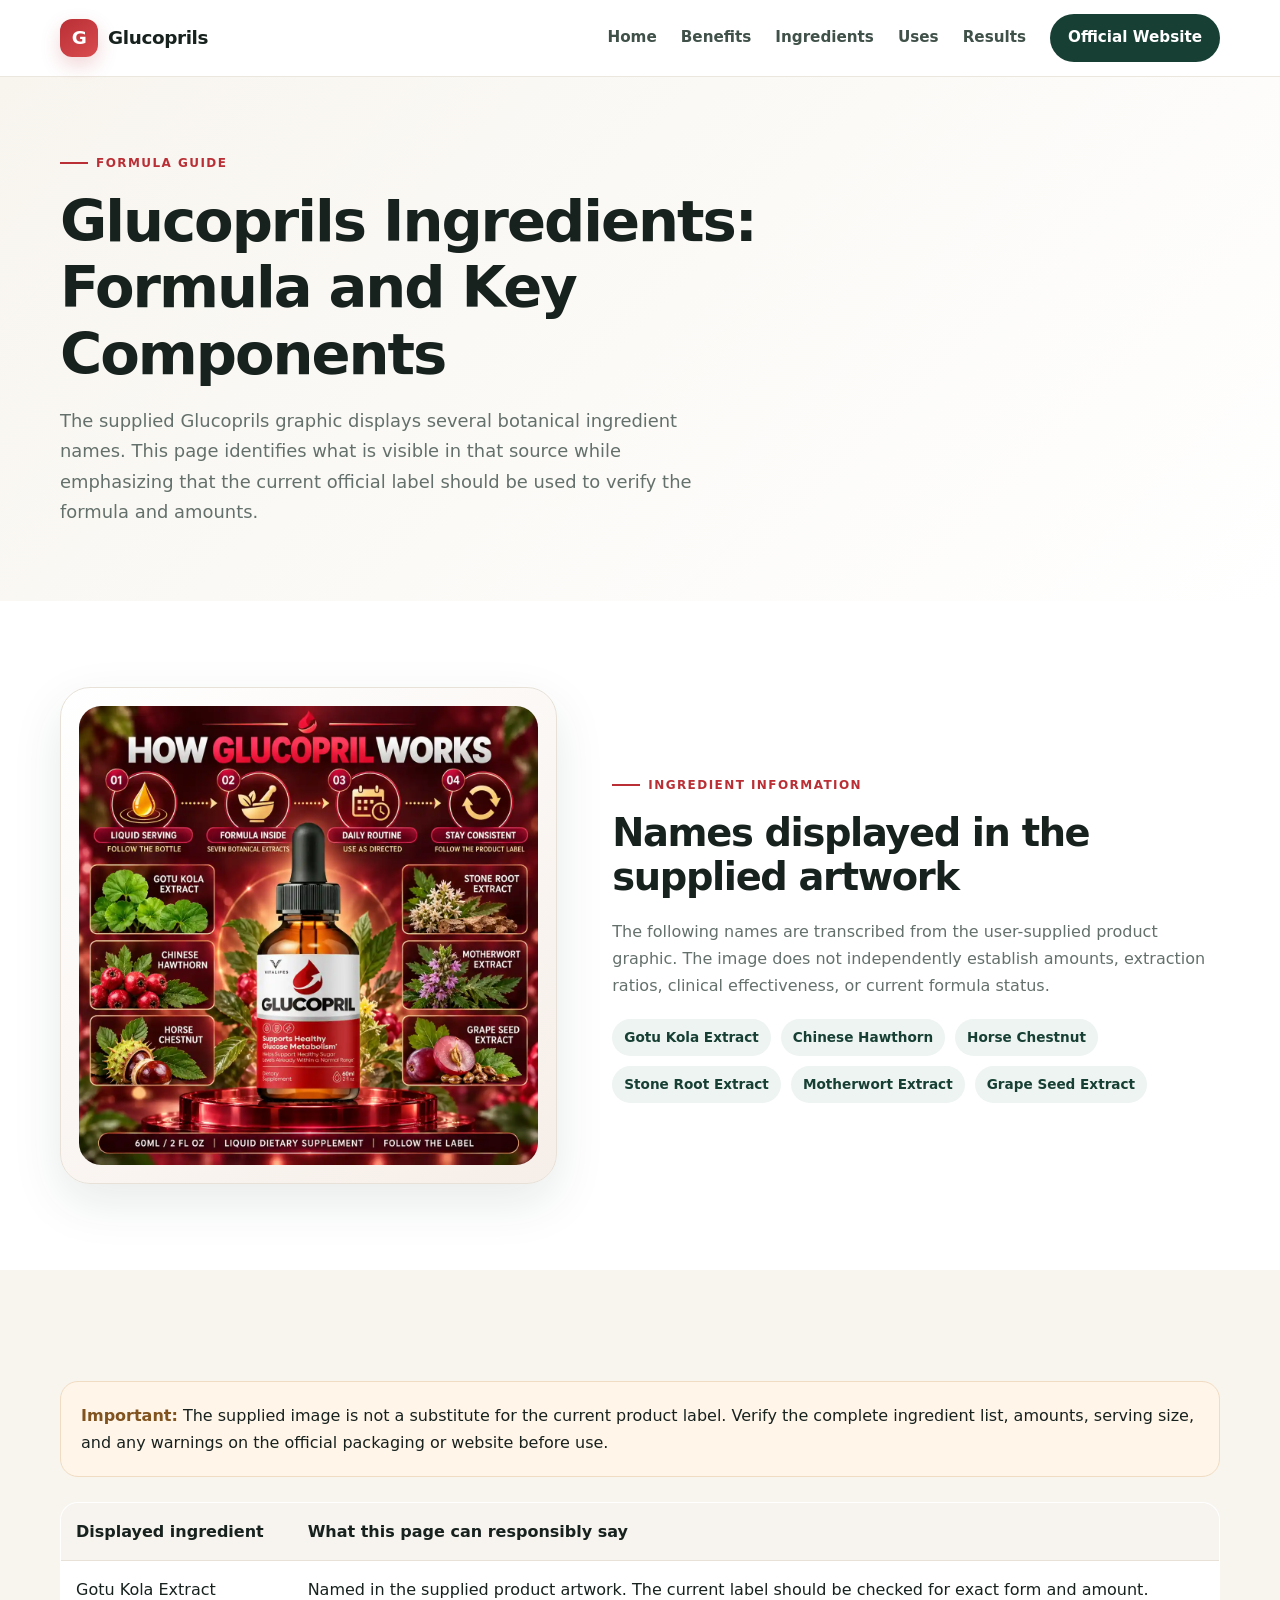
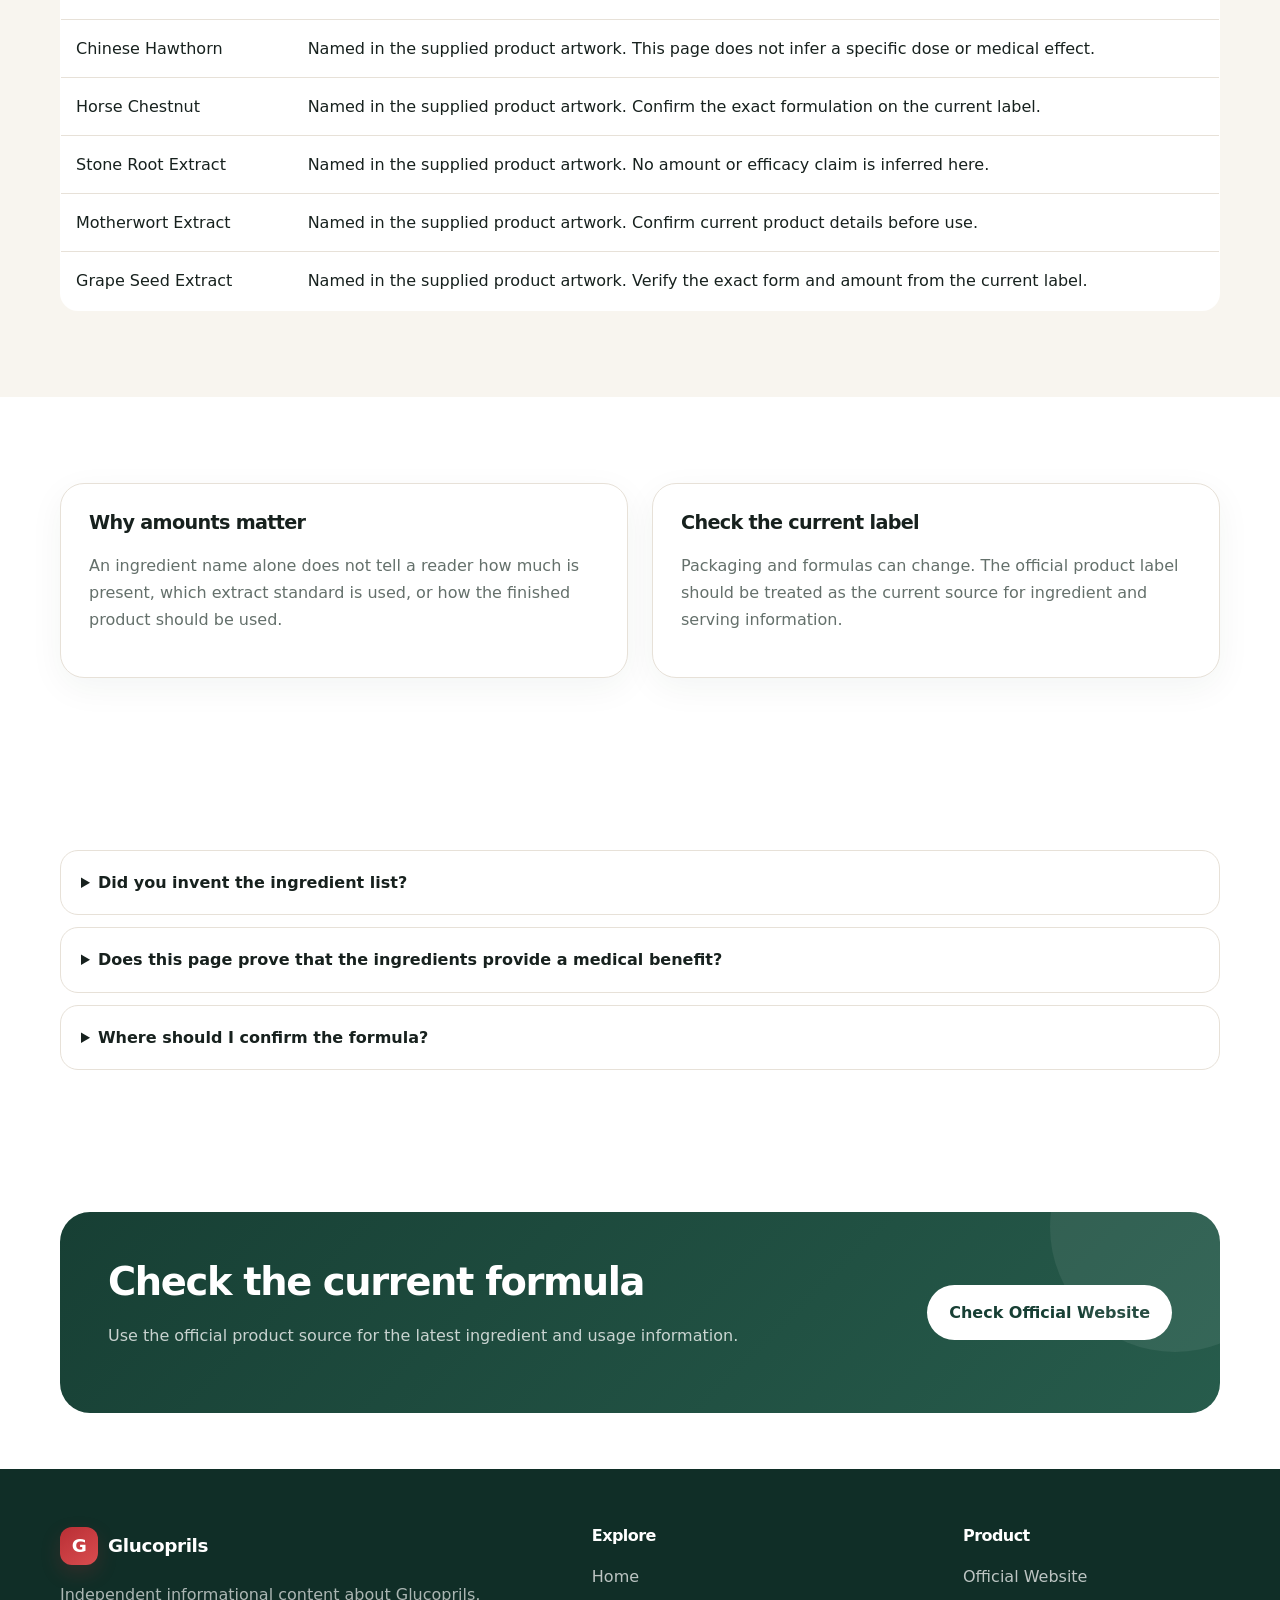
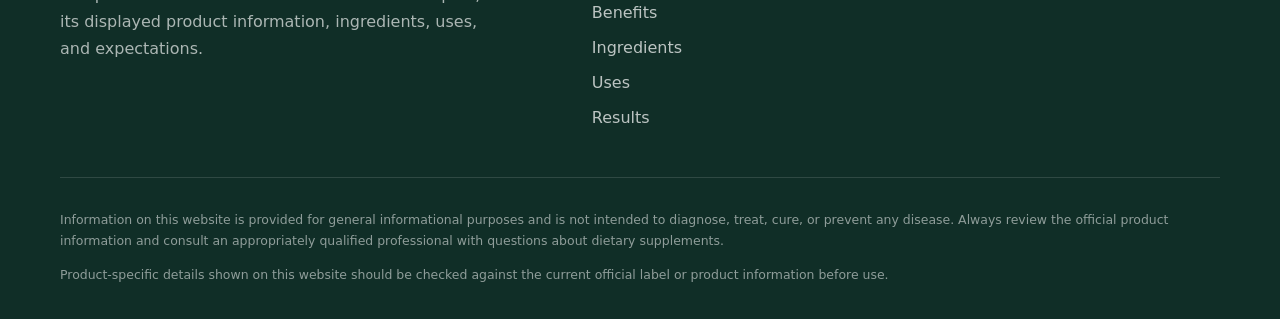
<file: ingredients.html>
<!doctype html>
<html lang="en">
<head>
  <meta charset="utf-8">
  <meta name="viewport" content="width=device-width, initial-scale=1">
  <title>Glucoprils Ingredients: Formula and Key Components</title>
  <meta name="description" content="Review the ingredient names displayed in the supplied Glucoprils product artwork and why the current official label matters.">
  <meta name="robots" content="index,follow">
  <link rel="canonical" href="https://taptobuynow.com/glucoprils">
  <meta property="og:title" content="Glucoprils Ingredients: Formula and Key Components">
  <meta property="og:description" content="Review the ingredient names displayed in the supplied Glucoprils product artwork and why the current official label matters.">
  <meta property="og:type" content="website">
  <link rel="stylesheet" href="style.css">
</head>
<body>

<header class="site-header">
  <div class="container nav-wrap">
    <a class="brand" href="index.html" aria-label="Glucoprils home">
      <span class="brand-mark">G</span>
      <span>Glucoprils</span>
    </a>
    <input class="nav-toggle" type="checkbox" id="nav-toggle">
    <label class="nav-toggle-label" for="nav-toggle" aria-label="Open navigation"><span></span><span></span><span></span></label>
    <nav class="main-nav" aria-label="Primary navigation">
      <a href="index.html">Home</a>
      <a href="benefits.html">Benefits</a>
      <a href="ingredients.html">Ingredients</a>
      <a href="uses.html">Uses</a>
      <a href="results.html">Results</a>
      <a class="nav-cta" href="https://taptobuynow.com/glucoprils">Official Website</a>
    </nav>
  </div>
</header>


<main>
<section class="page-hero"><div class="container"><div class="eyebrow">Formula guide</div><h1>Glucoprils Ingredients: Formula and Key Components</h1><p class="lead">The supplied Glucoprils graphic displays several botanical ingredient names. This page identifies what is visible in that source while emphasizing that the current official label should be used to verify the formula and amounts.</p></div></section>
<section class="section"><div class="container split"><div class="media-card"><img src="[data-uri]" alt="Supplied Glucoprils infographic displaying botanical ingredient names"></div><div><div class="eyebrow">Ingredient information</div><h2>Names displayed in the supplied artwork</h2><p>The following names are transcribed from the user-supplied product graphic. The image does not independently establish amounts, extraction ratios, clinical effectiveness, or current formula status.</p><div class="badge-row"><span class="badge">Gotu Kola Extract</span><span class="badge">Chinese Hawthorn</span><span class="badge">Horse Chestnut</span><span class="badge">Stone Root Extract</span><span class="badge">Motherwort Extract</span><span class="badge">Grape Seed Extract</span></div></div></div></section>
<section class="section alt"><div class="container"><div class="warning"><strong>Important:</strong> The supplied image is not a substitute for the current product label. Verify the complete ingredient list, amounts, serving size, and any warnings on the official packaging or website before use.</div><table class="info-table"><thead><tr><th>Displayed ingredient</th><th>What this page can responsibly say</th></tr></thead><tbody>
<tr><td>Gotu Kola Extract</td><td>Named in the supplied product artwork. The current label should be checked for exact form and amount.</td></tr>
<tr><td>Chinese Hawthorn</td><td>Named in the supplied product artwork. This page does not infer a specific dose or medical effect.</td></tr>
<tr><td>Horse Chestnut</td><td>Named in the supplied product artwork. Confirm the exact formulation on the current label.</td></tr>
<tr><td>Stone Root Extract</td><td>Named in the supplied product artwork. No amount or efficacy claim is inferred here.</td></tr>
<tr><td>Motherwort Extract</td><td>Named in the supplied product artwork. Confirm current product details before use.</td></tr>
<tr><td>Grape Seed Extract</td><td>Named in the supplied product artwork. Verify the exact form and amount from the current label.</td></tr>
</tbody></table></div></section>
<section class="section"><div class="container grid-2"><article class="card"><h3>Why amounts matter</h3><p>An ingredient name alone does not tell a reader how much is present, which extract standard is used, or how the finished product should be used.</p></article><article class="card"><h3>Check the current label</h3><p>Packaging and formulas can change. The official product label should be treated as the current source for ingredient and serving information.</p></article></div></section>
<section class="section"><div class="container faq"><details><summary>Did you invent the ingredient list?</summary><p>No. The names on this page are based on the supplied product artwork. No additional ingredients or amounts have been invented.</p></details><details><summary>Does this page prove that the ingredients provide a medical benefit?</summary><p>No. Listing an ingredient does not establish that the finished product treats or prevents a disease.</p></details><details><summary>Where should I confirm the formula?</summary><p>Review the current official product label or official website.</p></details></div></section>
<section class="cta"><div class="container"><div class="cta-box"><div><h2>Check the current formula</h2><p>Use the official product source for the latest ingredient and usage information.</p></div><a class="btn btn-secondary" href="https://taptobuynow.com/glucoprils">Check Official Website</a></div></div></section>
</main>


<footer class="site-footer">
  <div class="container footer-grid">
    <div>
      <div class="brand footer-brand"><span class="brand-mark">G</span><span>Glucoprils</span></div>
      <p class="footer-copy">Independent informational content about Glucoprils, its displayed product information, ingredients, uses, and expectations.</p>
    </div>
    <div>
      <h3>Explore</h3>
      <a href="index.html">Home</a>
      <a href="benefits.html">Benefits</a>
      <a href="ingredients.html">Ingredients</a>
      <a href="uses.html">Uses</a>
      <a href="results.html">Results</a>
    </div>
    <div>
      <h3>Product</h3>
      <a href="https://taptobuynow.com/glucoprils">Official Website</a>
    </div>
  </div>
  <div class="container disclaimer">
    <p>Information on this website is provided for general informational purposes and is not intended to diagnose, treat, cure, or prevent any disease. Always review the official product information and consult an appropriately qualified professional with questions about dietary supplements.</p>
    <p>Product-specific details shown on this website should be checked against the current official label or product information before use.</p>
  </div>
</footer>

</body>
</html>
</file>
<file: style.css>
:root{
  --green:#173f34;
  --green-2:#2f6a58;
  --red:#b92f35;
  --red-dark:#8e2228;
  --cream:#f8f5ef;
  --cream-2:#fffaf5;
  --ink:#17211e;
  --muted:#64706b;
  --line:#e7e1d8;
  --white:#fff;
  --shadow:0 18px 50px rgba(23,63,52,.10);
  --radius:24px;
  --max:1160px;
}
*{box-sizing:border-box}
html{scroll-behavior:smooth}
body{margin:0;font-family:Inter,ui-sans-serif,system-ui,-apple-system,BlinkMacSystemFont,"Segoe UI",sans-serif;color:var(--ink);background:#fff;line-height:1.7}
img{max-width:100%;display:block}
a{color:inherit;text-decoration:none}
.container{width:min(var(--max),calc(100% - 40px));margin-inline:auto}
.site-header{position:sticky;top:0;z-index:50;background:rgba(255,255,255,.94);backdrop-filter:blur(14px);border-bottom:1px solid rgba(231,225,216,.8)}
.nav-wrap{min-height:76px;display:flex;align-items:center;justify-content:space-between;gap:25px}
.brand{display:flex;align-items:center;gap:10px;font-weight:850;letter-spacing:-.02em;font-size:1.15rem}
.brand-mark{width:38px;height:38px;border-radius:12px;background:linear-gradient(145deg,var(--red),#d94c4f);color:#fff;display:grid;place-items:center;font-weight:900;box-shadow:0 8px 20px rgba(185,47,53,.2)}
.main-nav{display:flex;align-items:center;gap:24px;font-weight:650;font-size:.95rem}
.main-nav a:not(.nav-cta){color:#40514a}
.main-nav a:hover{color:var(--red)}
.nav-cta,.btn{display:inline-flex;align-items:center;justify-content:center;border-radius:999px;font-weight:800;transition:.25s ease;cursor:pointer}
.nav-cta{padding:11px 18px;background:var(--green);color:#fff!important}
.nav-cta:hover,.btn-primary:hover{transform:translateY(-2px);box-shadow:0 12px 25px rgba(23,63,52,.2)}
.nav-toggle,.nav-toggle-label{display:none}
.hero{padding:78px 0 65px;background:radial-gradient(circle at 80% 20%,rgba(185,47,53,.10),transparent 34%),linear-gradient(180deg,#fff,#fbf8f3)}
.hero-grid{display:grid;grid-template-columns:1.03fr .97fr;align-items:center;gap:60px}
.eyebrow{display:inline-flex;align-items:center;gap:8px;color:var(--red);font-weight:850;text-transform:uppercase;letter-spacing:.12em;font-size:.75rem;margin-bottom:16px}
.eyebrow:before{content:"";width:28px;height:2px;background:var(--red)}
h1,h2,h3{line-height:1.15;letter-spacing:-.035em;margin:0 0 18px}
h1{font-size:clamp(2.4rem,5vw,4.8rem);max-width:760px}
h2{font-size:clamp(1.9rem,3vw,3rem)}
h3{font-size:1.2rem}
.lead{font-size:1.12rem;color:var(--muted);max-width:680px}
.hero-actions{display:flex;gap:13px;flex-wrap:wrap;margin-top:28px}
.btn{padding:14px 22px}
.btn-primary{background:var(--red);color:#fff;box-shadow:0 10px 24px rgba(185,47,53,.18)}
.btn-secondary{background:#fff;border:1px solid var(--line);color:var(--green)}
.btn-secondary:hover{border-color:var(--green);transform:translateY(-2px)}
.hero-visual{position:relative}
.product-frame{background:#fff;border-radius:32px;padding:18px;box-shadow:var(--shadow);border:1px solid var(--line);transform:rotate(1deg);overflow:hidden}
.product-frame img{width:100%;aspect-ratio:1/1;object-fit:cover;border-radius:22px}
.visual-note{position:absolute;bottom:-16px;left:-24px;background:var(--green);color:#fff;border-radius:18px;padding:13px 18px;box-shadow:var(--shadow);font-size:.88rem}
.section{padding:86px 0}
.section.alt{background:var(--cream)}
.section-head{max-width:760px;margin-bottom:36px}
.center{text-align:center;margin-inline:auto}
.grid-3{display:grid;grid-template-columns:repeat(3,1fr);gap:20px}
.grid-2{display:grid;grid-template-columns:repeat(2,1fr);gap:24px}
.card{background:#fff;border:1px solid var(--line);border-radius:var(--radius);padding:28px;box-shadow:0 10px 35px rgba(20,50,42,.05);transition:.25s ease}
.card:hover{transform:translateY(-5px);box-shadow:var(--shadow)}
.icon{width:48px;height:48px;border-radius:15px;background:#f5e7e7;color:var(--red);display:grid;place-items:center;font-weight:900;margin-bottom:18px}
.card p,.section p{color:var(--muted)}
.list{padding:0;margin:18px 0 0;list-style:none}
.list li{padding:11px 0;border-bottom:1px solid var(--line);display:flex;gap:10px}
.list li:before{content:"✓";color:var(--red);font-weight:900}
.split{display:grid;grid-template-columns:.9fr 1.1fr;gap:55px;align-items:center}
.media-card{background:linear-gradient(145deg,#fff,#f6eee8);border:1px solid var(--line);border-radius:30px;padding:18px;box-shadow:var(--shadow)}
.media-card img{border-radius:22px}
.quote-box{border-left:4px solid var(--red);background:#fff7f5;padding:22px 24px;border-radius:0 18px 18px 0;margin-top:25px}
.badge-row{display:flex;gap:10px;flex-wrap:wrap;margin-top:20px}
.badge{padding:7px 12px;border-radius:999px;background:#edf4f1;color:var(--green);font-weight:750;font-size:.85rem}
.page-hero{padding:68px 0 55px;background:linear-gradient(135deg,#f8f5ef,#fff)}
.page-hero h1{font-size:clamp(2.25rem,4.5vw,4rem)}
.faq{display:grid;gap:12px}
details{background:#fff;border:1px solid var(--line);border-radius:18px;padding:18px 20px}
summary{font-weight:800;cursor:pointer}
details p{margin:12px 0 0}
.cta{padding:56px 0}
.cta-box{background:linear-gradient(135deg,var(--green),#275c4c);color:#fff;border-radius:30px;padding:48px;display:flex;justify-content:space-between;align-items:center;gap:30px;overflow:hidden;position:relative}
.cta-box:after{content:"";position:absolute;width:250px;height:250px;border-radius:50%;right:-80px;top:-110px;background:rgba(255,255,255,.07)}
.cta-box p{color:rgba(255,255,255,.76);max-width:650px}
.cta-box .btn-secondary{background:#fff;border:0}
.site-footer{background:#102e27;color:#fff;padding:58px 0 22px}
.footer-grid{display:grid;grid-template-columns:1.5fr 1fr .8fr;gap:50px;padding-bottom:38px}
.footer-brand{margin-bottom:15px}
.footer-copy{color:rgba(255,255,255,.65);max-width:430px}
.site-footer h3{font-size:1rem}
.site-footer a{display:block;color:rgba(255,255,255,.72);margin:8px 0}
.site-footer a:hover{color:#fff}
.disclaimer{border-top:1px solid rgba(255,255,255,.13);padding-top:18px;color:rgba(255,255,255,.53);font-size:.78rem}
.info-table{width:100%;border-collapse:collapse;margin-top:25px;background:#fff;border:1px solid var(--line);border-radius:18px;overflow:hidden}
.info-table th,.info-table td{padding:15px;border-bottom:1px solid var(--line);text-align:left;vertical-align:top}
.info-table th{background:#f7f3ee}
.warning{background:#fff5e9;border:1px solid #f0dcc2;border-radius:18px;padding:20px;margin:25px 0}
.warning strong{color:#80531f}
.small{font-size:.9rem;color:var(--muted)}
@media(max-width:900px){
  .main-nav{gap:13px;font-size:.88rem}
  .hero-grid,.split{grid-template-columns:1fr;gap:35px}
  .grid-3{grid-template-columns:1fr 1fr}
  .hero{padding-top:55px}
}
@media(max-width:700px){
  .container{width:min(var(--max),calc(100% - 28px))}
  .nav-wrap{min-height:68px}
  .nav-toggle-label{display:flex;width:42px;height:42px;border:1px solid var(--line);border-radius:12px;align-items:center;justify-content:center;flex-direction:column;gap:5px;cursor:pointer}
  .nav-toggle-label span{width:18px;height:2px;background:var(--green);border-radius:2px}
  .nav-toggle{display:none}
  .main-nav{position:absolute;left:14px;right:14px;top:75px;background:#fff;border:1px solid var(--line);border-radius:18px;padding:12px;box-shadow:var(--shadow);display:none;flex-direction:column;align-items:stretch}
  .main-nav a{padding:10px 12px}
  .nav-toggle:checked + .nav-toggle-label + .main-nav{display:flex}
  h1{font-size:2.35rem}
  .section{padding:62px 0}
  .grid-3,.grid-2{grid-template-columns:1fr}
  .cta-box{padding:32px 24px;align-items:flex-start;flex-direction:column}
  .footer-grid{grid-template-columns:1fr;gap:25px}
  .product-frame{transform:none}
  .visual-note{position:static;margin-top:12px;display:inline-block}
}
</file>
